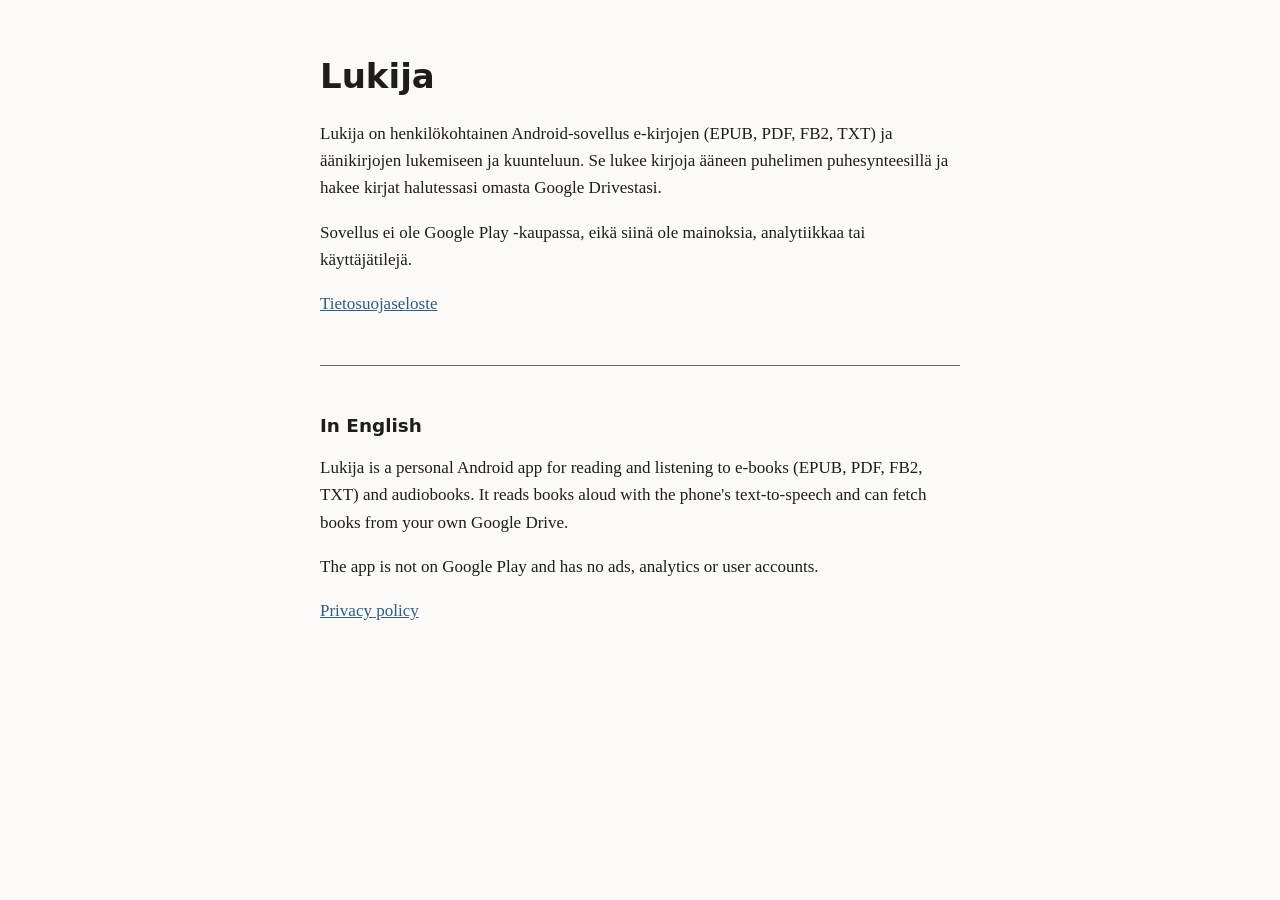
<file: index.html>
<!doctype html>
<html lang="fi">
<head>
<meta charset="utf-8">
<meta name="viewport" content="width=device-width, initial-scale=1">
<meta name="robots" content="noindex, nofollow">
<title>Lukija</title>
<link rel="stylesheet" href="tyyli.css">
</head>
<body>
<main>
<h1>Lukija</h1>

<section lang="fi">
<p>Lukija on henkilökohtainen Android-sovellus e-kirjojen (EPUB, PDF, FB2, TXT) ja äänikirjojen lukemiseen ja kuunteluun. Se lukee kirjoja ääneen puhelimen puhesynteesillä ja hakee kirjat halutessasi omasta Google Drivestasi.</p>
<p>Sovellus ei ole Google Play -kaupassa, eikä siinä ole mainoksia, analytiikkaa tai käyttäjätilejä.</p>
<p><a href="tietosuoja.html">Tietosuojaseloste</a></p>
</section>

<section lang="en">
<h2>In English</h2>
<p>Lukija is a personal Android app for reading and listening to e-books (EPUB, PDF, FB2, TXT) and audiobooks. It reads books aloud with the phone's text-to-speech and can fetch books from your own Google Drive.</p>
<p>The app is not on Google Play and has no ads, analytics or user accounts.</p>
<p><a href="tietosuoja.html#en">Privacy policy</a></p>
</section>
</main>
</body>
</html>
</file>
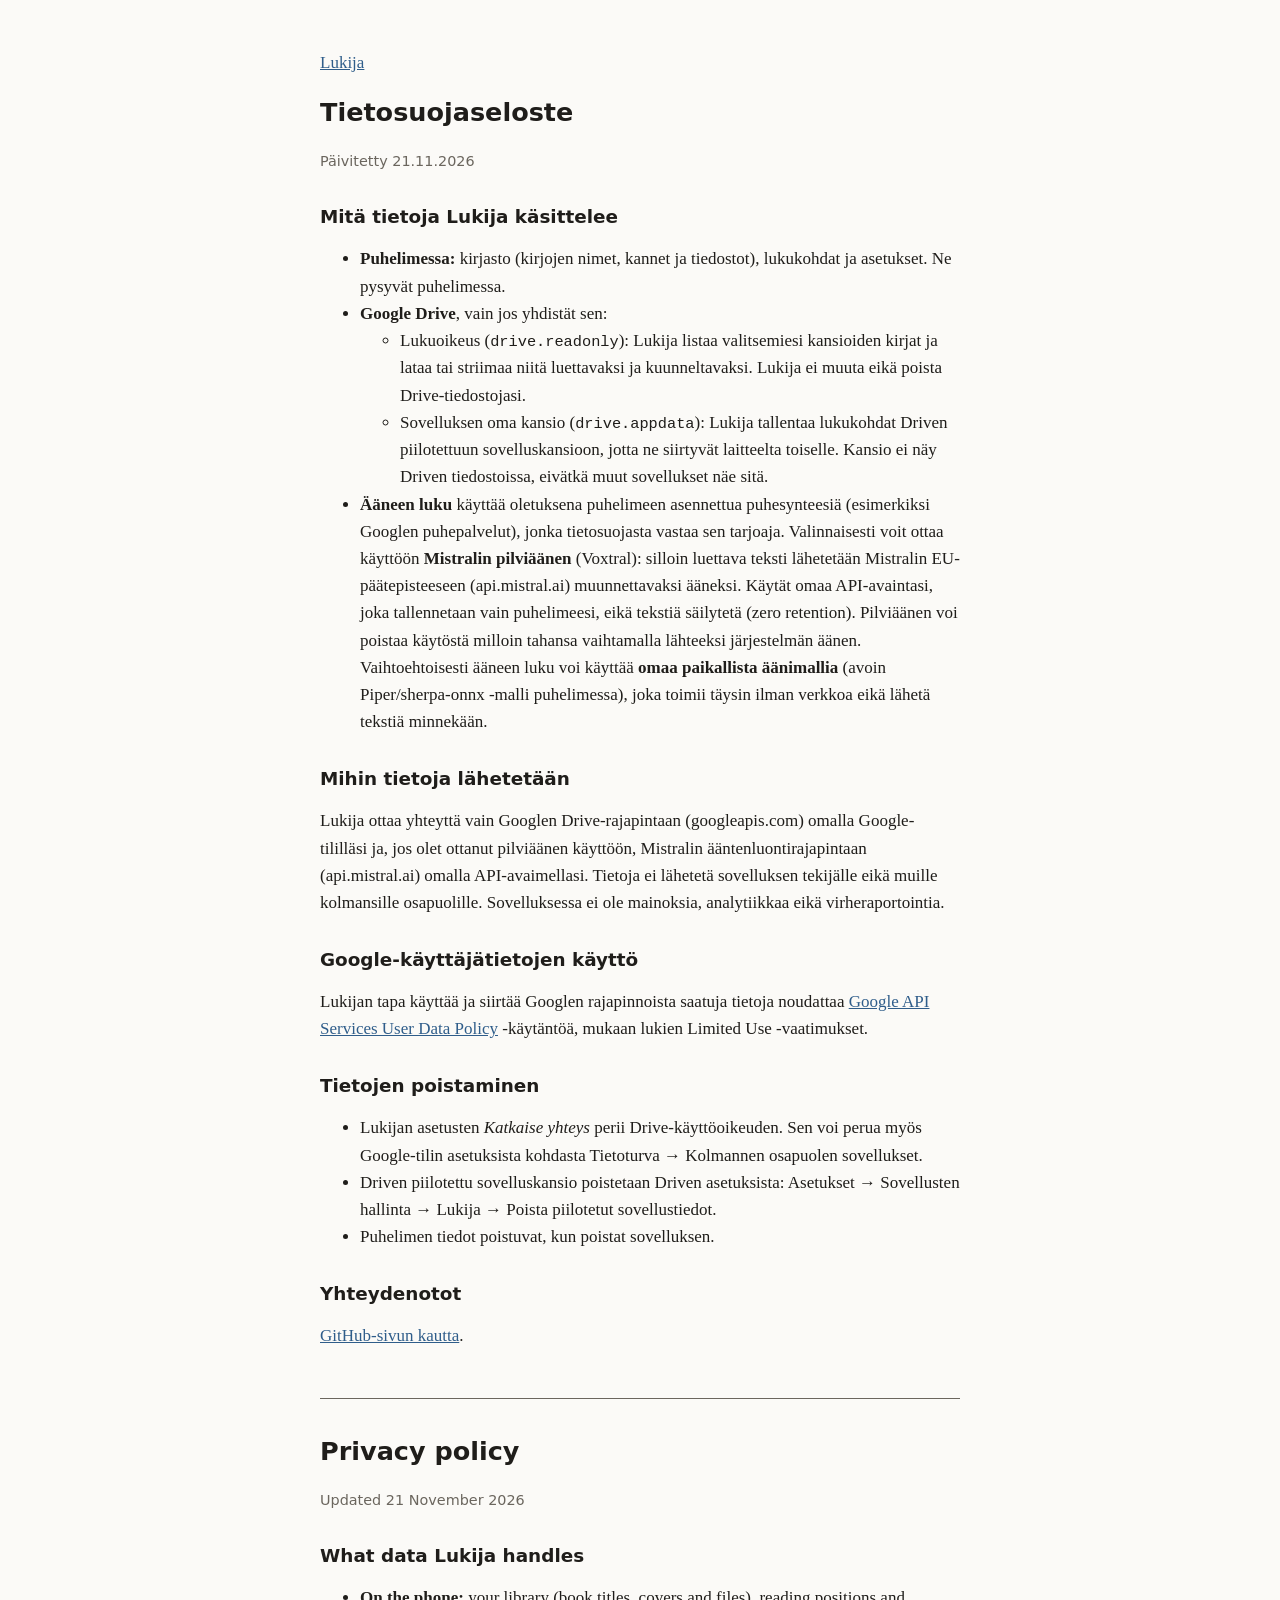
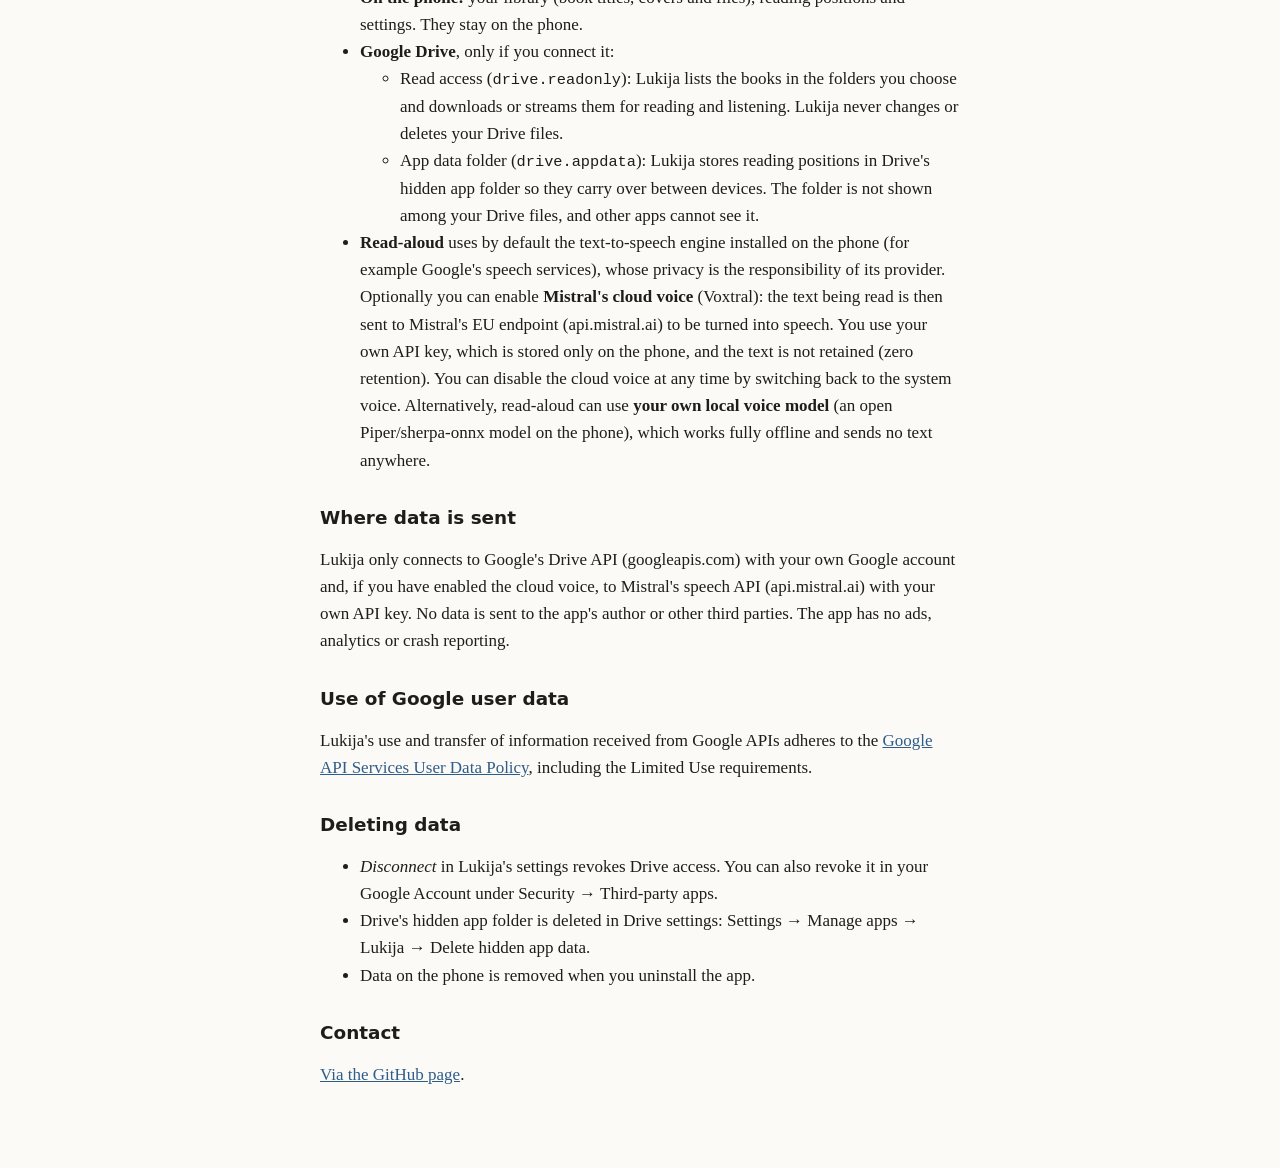
<file: tietosuoja.html>
<!doctype html>
<html lang="fi">
<head>
<meta charset="utf-8">
<meta name="viewport" content="width=device-width, initial-scale=1">
<meta name="robots" content="noindex, nofollow">
<title>Lukijan tietosuojaseloste</title>
<link rel="stylesheet" href="tyyli.css">
</head>
<body>
<main>
<p><a href="./">Lukija</a></p>

<section lang="fi">
<h1>Tietosuojaseloste</h1>
<p class="pvm">Päivitetty 21.11.2026</p>

<h2>Mitä tietoja Lukija käsittelee</h2>
<ul>
<li><strong>Puhelimessa:</strong> kirjasto (kirjojen nimet, kannet ja tiedostot), lukukohdat ja asetukset. Ne pysyvät puhelimessa.</li>
<li><strong>Google Drive</strong>, vain jos yhdistät sen:
  <ul>
  <li>Lukuoikeus (<code>drive.readonly</code>): Lukija listaa valitsemiesi kansioiden kirjat ja lataa tai striimaa niitä luettavaksi ja kuunneltavaksi. Lukija ei muuta eikä poista Drive-tiedostojasi.</li>
  <li>Sovelluksen oma kansio (<code>drive.appdata</code>): Lukija tallentaa lukukohdat Driven piilotettuun sovelluskansioon, jotta ne siirtyvät laitteelta toiselle. Kansio ei näy Driven tiedostoissa, eivätkä muut sovellukset näe sitä.</li>
  </ul>
</li>
<li><strong>Ääneen luku</strong> käyttää oletuksena puhelimeen asennettua puhesynteesiä (esimerkiksi Googlen puhepalvelut), jonka tietosuojasta vastaa sen tarjoaja. Valinnaisesti voit ottaa käyttöön <strong>Mistralin pilviäänen</strong> (Voxtral): silloin luettava teksti lähetetään Mistralin EU-päätepisteeseen (api.mistral.ai) muunnettavaksi ääneksi. Käytät omaa API-avaintasi, joka tallennetaan vain puhelimeesi, eikä tekstiä säilytetä (zero retention). Pilviäänen voi poistaa käytöstä milloin tahansa vaihtamalla lähteeksi järjestelmän äänen. Vaihtoehtoisesti ääneen luku voi käyttää <strong>omaa paikallista äänimallia</strong> (avoin Piper/sherpa-onnx -malli puhelimessa), joka toimii täysin ilman verkkoa eikä lähetä tekstiä minnekään.</li>
</ul>

<h2>Mihin tietoja lähetetään</h2>
<p>Lukija ottaa yhteyttä vain Googlen Drive-rajapintaan (googleapis.com) omalla Google-tililläsi ja, jos olet ottanut pilviäänen käyttöön, Mistralin ääntenluontirajapintaan (api.mistral.ai) omalla API-avaimellasi. Tietoja ei lähetetä sovelluksen tekijälle eikä muille kolmansille osapuolille. Sovelluksessa ei ole mainoksia, analytiikkaa eikä virheraportointia.</p>

<h2>Google-käyttäjätietojen käyttö</h2>
<p>Lukijan tapa käyttää ja siirtää Googlen rajapinnoista saatuja tietoja noudattaa <a href="https://developers.google.com/terms/api-services-user-data-policy">Google API Services User Data Policy</a> -käytäntöä, mukaan lukien Limited Use -vaatimukset.</p>

<h2>Tietojen poistaminen</h2>
<ul>
<li>Lukijan asetusten <em>Katkaise yhteys</em> perii Drive-käyttöoikeuden. Sen voi perua myös Google-tilin asetuksista kohdasta Tietoturva → Kolmannen osapuolen sovellukset.</li>
<li>Driven piilotettu sovelluskansio poistetaan Driven asetuksista: Asetukset → Sovellusten hallinta → Lukija → Poista piilotetut sovellustiedot.</li>
<li>Puhelimen tiedot poistuvat, kun poistat sovelluksen.</li>
</ul>

<h2>Yhteydenotot</h2>
<p><a href="https://github.com/lappamaili-jpg/lukija-info/issues">GitHub-sivun kautta</a>.</p>
</section>

<section lang="en" id="en">
<h1>Privacy policy</h1>
<p class="pvm">Updated 21 November 2026</p>

<h2>What data Lukija handles</h2>
<ul>
<li><strong>On the phone:</strong> your library (book titles, covers and files), reading positions and settings. They stay on the phone.</li>
<li><strong>Google Drive</strong>, only if you connect it:
  <ul>
  <li>Read access (<code>drive.readonly</code>): Lukija lists the books in the folders you choose and downloads or streams them for reading and listening. Lukija never changes or deletes your Drive files.</li>
  <li>App data folder (<code>drive.appdata</code>): Lukija stores reading positions in Drive's hidden app folder so they carry over between devices. The folder is not shown among your Drive files, and other apps cannot see it.</li>
  </ul>
</li>
<li><strong>Read-aloud</strong> uses by default the text-to-speech engine installed on the phone (for example Google's speech services), whose privacy is the responsibility of its provider. Optionally you can enable <strong>Mistral's cloud voice</strong> (Voxtral): the text being read is then sent to Mistral's EU endpoint (api.mistral.ai) to be turned into speech. You use your own API key, which is stored only on the phone, and the text is not retained (zero retention). You can disable the cloud voice at any time by switching back to the system voice. Alternatively, read-aloud can use <strong>your own local voice model</strong> (an open Piper/sherpa-onnx model on the phone), which works fully offline and sends no text anywhere.</li>
</ul>

<h2>Where data is sent</h2>
<p>Lukija only connects to Google's Drive API (googleapis.com) with your own Google account and, if you have enabled the cloud voice, to Mistral's speech API (api.mistral.ai) with your own API key. No data is sent to the app's author or other third parties. The app has no ads, analytics or crash reporting.</p>

<h2>Use of Google user data</h2>
<p>Lukija's use and transfer of information received from Google APIs adheres to the <a href="https://developers.google.com/terms/api-services-user-data-policy">Google API Services User Data Policy</a>, including the Limited Use requirements.</p>

<h2>Deleting data</h2>
<ul>
<li><em>Disconnect</em> in Lukija's settings revokes Drive access. You can also revoke it in your Google Account under Security → Third-party apps.</li>
<li>Drive's hidden app folder is deleted in Drive settings: Settings → Manage apps → Lukija → Delete hidden app data.</li>
<li>Data on the phone is removed when you uninstall the app.</li>
</ul>

<h2>Contact</h2>
<p><a href="https://github.com/lappamaili-jpg/lukija-info/issues">Via the GitHub page</a>.</p>
</section>
</main>
</body>
</html>
</file>
<file: tyyli.css>
:root {
  --bg: #fbfaf7;
  --fg: #1f1d1a;
  --muted: #6b665e;
  --link: #2f5d8a;
  color-scheme: light dark;
}
@media (prefers-color-scheme: dark) {
  :root {
    --bg: #17181b;
    --fg: #e8e6e1;
    --muted: #a19c93;
    --link: #9cc1e8;
  }
}
body {
  margin: 0;
  background: var(--bg);
  color: var(--fg);
  font: 17px/1.6 Georgia, "Noto Serif", serif;
}
main {
  max-width: 40rem;
  margin: 0 auto;
  padding: 2rem 16px 4rem;
}
h1, h2 { font-family: system-ui, sans-serif; line-height: 1.25; }
h2 { font-size: 1.15rem; margin-top: 2rem; }
section + section { margin-top: 3rem; border-top: 1px solid var(--muted); padding-top: 1rem; }
a { color: var(--link); }
code { font-size: 0.9em; }
.pvm { color: var(--muted); font-family: system-ui, sans-serif; font-size: 0.9rem; }
</file>
